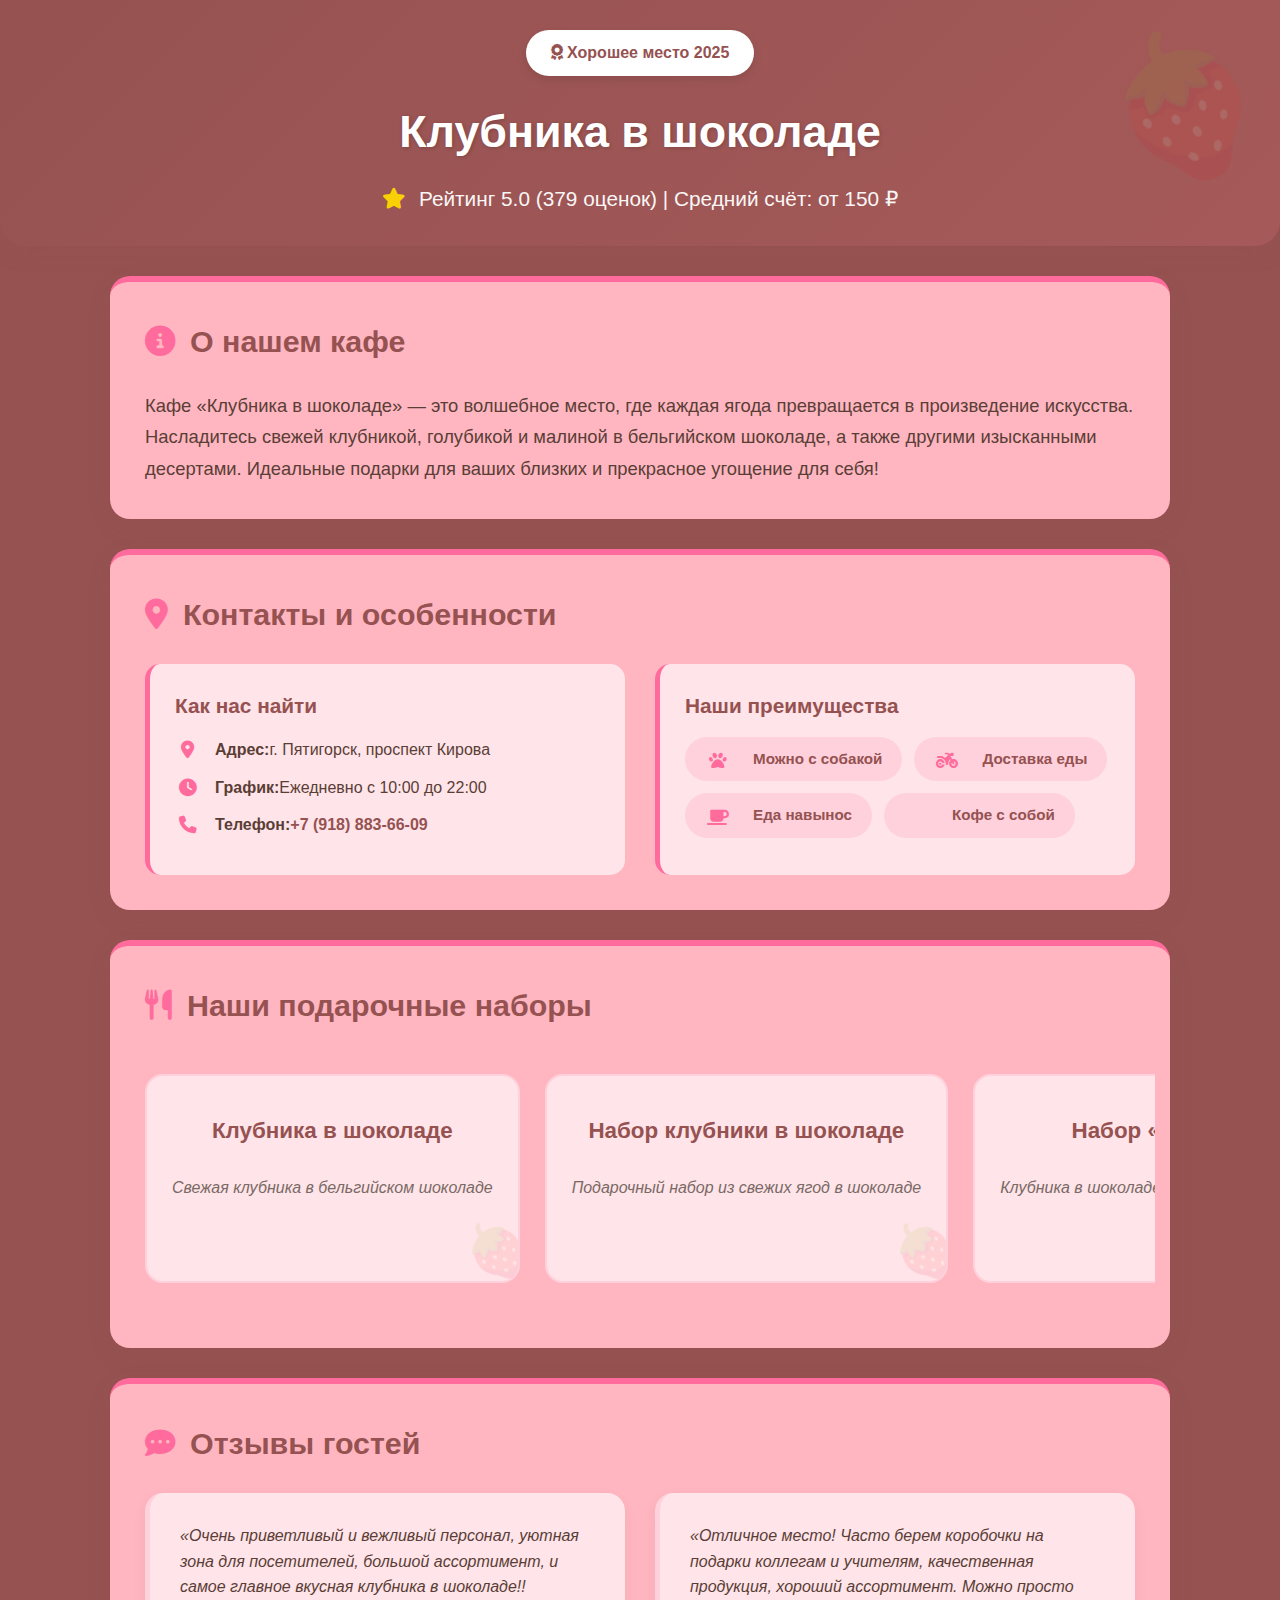
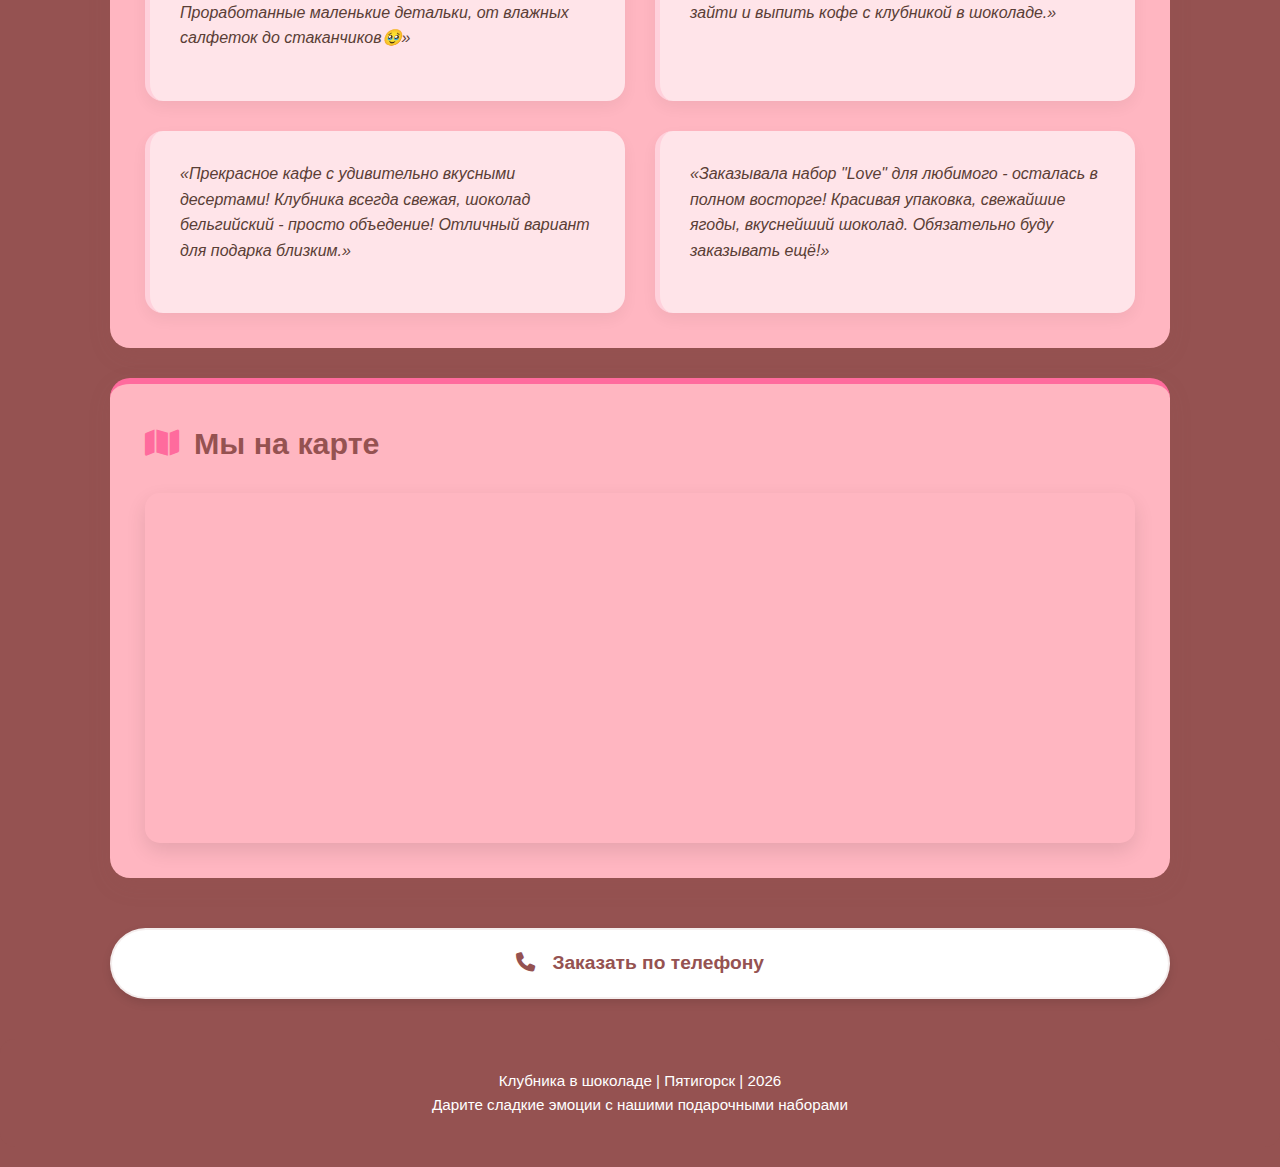
<file: Клубника в шоколаде.html>
<!DOCTYPE html>
<html lang="ru">
<head>
    <meta charset="UTF-8">
    <meta name="viewport" content="width=device-width, initial-scale=1.0">
    <title>Клубника в шоколаде | Пятигорск | Кафе-кондитерская</title>
    <link rel="stylesheet" href="https://cdnjs.cloudflare.com/ajax/libs/font-awesome/6.4.0/css/all.min.css">
    <style>
        /* Базовые стили */
        * { 
            margin: 0; 
            padding: 0; 
            box-sizing: border-box; 
            font-family: 'Segoe UI', 'Arial', sans-serif; 
        }
        body {
            background-color: #955251; /* Изменено на #955251 */
            color: #5a3e36;
            line-height: 1.6;
            padding-bottom: 20px;
        }
        .container { 
            max-width: 1100px; 
            margin: 0 auto; 
            padding: 0 20px; 
        }

        /* Шапка с наградой */
        .header {
            background: linear-gradient(135deg, #955251 0%, #A55A59 100%); /* Изменено на #955251 */
            color: white;
            padding: 30px 0;
            text-align: center;
            border-radius: 0 0 25px 25px;
            box-shadow: 0 6px 20px rgba(149, 82, 81, 0.3);
            margin-bottom: 30px;
            position: relative;
            overflow: hidden;
        }
        .header::before {
            content: "🍓";
            font-size: 120px;
            position: absolute;
            opacity: 0.1;
            right: 20px;
            top: 10px;
            transform: rotate(15deg);
        }
        .badge {
            display: inline-block;
            background: white;
            color: #955251; /* Изменено на #955251 */
            padding: 10px 25px;
            border-radius: 50px;
            font-weight: bold;
            font-size: 1rem;
            margin-bottom: 20px;
            box-shadow: 0 4px 10px rgba(0,0,0,0.1);
        }
        .header h1 {
            font-size: 2.8rem;
            margin-bottom: 15px;
            text-shadow: 1px 1px 4px rgba(0,0,0,0.2);
        }
        .header .rating {
            font-size: 1.3rem;
            opacity: 0.95;
        }
        .header .rating i { 
            color: #FFD700; 
            margin-right: 8px; 
        }

        /* Карточки */
        .card {
            background: #FFB6C1; /* Изменено на #FFB6C1 */
            border-radius: 20px;
            padding: 35px;
            margin-bottom: 30px;
            box-shadow: 0 8px 25px rgba(149, 82, 81, 0.1);
            border-top: 6px solid #ff6b9d;
        }
        .card h2 {
            color: #955251; /* Изменено на #955251 */
            margin-bottom: 25px;
            font-size: 1.9rem;
            display: flex;
            align-items: center;
            gap: 15px;
        }
        .card h2 i { 
            color: #ff6b9d; 
        }

        /* Описание */
        .description { 
            font-size: 1.15rem; 
            line-height: 1.7;
            color: #5a3e36;
        }

        /* Контакты и особенности в ряд */
        .info-grid {
            display: grid;
            grid-template-columns: repeat(auto-fit, minmax(300px, 1fr));
            gap: 30px;
            margin-top: 15px;
        }
        .info-item {
            background: #FFE4E9; /* Светлый розовый для контраста */
            padding: 25px;
            border-radius: 15px;
            border-left: 5px solid #ff6b9d;
            transition: transform 0.3s ease;
        }
        .info-item:hover {
            transform: translateY(-5px);
        }
        .info-item h3 { 
            color: #955251; /* Изменено на #955251 */
            margin-bottom: 15px; 
            font-size: 1.3rem; 
        }
        .info-item p { 
            margin-bottom: 12px; 
            display: flex; 
            align-items: flex-start; 
            color: #5a3e36;
        }
        .info-item i {
            color: #ff6b9d;
            margin-right: 15px;
            min-width: 25px;
            text-align: center;
            margin-top: 4px;
            font-size: 1.1rem;
        }
        .features { 
            display: flex; 
            flex-wrap: wrap; 
            gap: 12px; 
            margin-top: 15px; 
        }
        .feature-tag {
            background: #FFD1DC;
            color: #955251; /* Изменено на #955251 */
            padding: 10px 20px;
            border-radius: 50px;
            font-size: 0.95rem;
            font-weight: 600;
            display: inline-flex;
            align-items: center;
            gap: 8px;
        }

        /* Меню - горизонтальный скролл */
        .menu-scroll-container {
            overflow-x: auto;
            padding: 20px 0;
            margin: 0 -20px;
            padding-left: 20px;
            scrollbar-width: thin;
            scrollbar-color: #ff6b9d #FFB6C1;
        }
        .menu-scroll-container::-webkit-scrollbar {
            height: 8px;
        }
        .menu-scroll-container::-webkit-scrollbar-track {
            background: #FFB6C1;
            border-radius: 10px;
        }
        .menu-scroll-container::-webkit-scrollbar-thumb {
            background: linear-gradient(90deg, #ff6b9d, #ff4081);
            border-radius: 10px;
        }
        .menu-items {
            display: flex;
            gap: 25px;
            padding-bottom: 10px;
        }
        .menu-card {
            background: #FFE4E9; /* Светлый розовый для контраста */
            border-radius: 18px;
            padding: 25px;
            min-width: 280px;
            flex-shrink: 0;
            text-align: center;
            border: 2px solid #FFD1DC;
            transition: all 0.3s ease;
            position: relative;
            overflow: hidden;
        }
        .menu-card::before {
            content: "🍓";
            position: absolute;
            font-size: 50px;
            opacity: 0.1;
            bottom: -10px;
            right: -10px;
        }
        .menu-card:hover { 
            transform: translateY(-10px);
            box-shadow: 0 15px 30px rgba(149, 82, 81, 0.1);
            border-color: #ff6b9d;
        }
        .menu-card h3 { 
            color: #955251; /* Изменено на #955251 */
            margin-bottom: 15px; 
            font-size: 1.4rem;
            min-height: 60px;
            display: flex;
            align-items: center;
            justify-content: center;
        }
        .menu-card .desc { 
            color: #7a6a65; 
            font-style: italic; 
            margin-bottom: 20px; 
            min-height: 60px;
            line-height: 1.5;
        }

        /* Отзывы */
        .review-cards {
            display: grid;
            grid-template-columns: repeat(auto-fit, minmax(320px, 1fr));
            gap: 30px;
        }
        .review-card {
            background: #FFE4E9; /* Светлый розовый для контраста */
            padding: 30px;
            border-radius: 18px;
            border-left: 5px solid #FFD1DC;
            box-shadow: 0 6px 15px rgba(0,0,0,0.05);
            transition: transform 0.3s ease;
        }
        .review-card:hover {
            transform: translateY(-5px);
        }
        .review-text { 
            font-style: italic; 
            margin-bottom: 20px; 
            color: #5a3e36; 
            line-height: 1.6;
        }

        /* Кнопка - такой же фон как у плашки "Хорошее место" */
        .btn {
            display: inline-block;
            background: white; /* Белый фон как у плашки */
            color: #955251; /* Цвет текста как у плашки */
            padding: 18px 40px;
            border-radius: 50px;
            text-decoration: none;
            font-weight: bold;
            font-size: 1.2rem;
            text-align: center;
            transition: all 0.3s;
            border: none;
            cursor: pointer;
            box-shadow: 0 4px 10px rgba(0,0,0,0.1); /* Тень как у плашки */
            margin-top: 20px;
            width: 100%;
            border: 2px solid rgba(149, 82, 81, 0.1); /* Легкая граница */
        }
        .btn:hover {
            background: #f8f8f8; /* Слегка темнее при наведении */
            transform: translateY(-3px);
            box-shadow: 0 6px 15px rgba(0,0,0,0.15);
            color: #955251;
        }
        .btn i { 
            margin-right: 12px; 
        }

        /* Футер */
        .footer {
            text-align: center;
            margin-top: 40px;
            padding: 30px;
            color: white;
            font-size: 0.95rem;
            background: rgba(149, 82, 81, 0.8); /* Изменено на #955251 */
            border-radius: 15px;
        }

        /* Карта */
        #map {
            height: 350px;
            width: 100%;
            border-radius: 15px;
            overflow: hidden;
            box-shadow: 0 8px 20px rgba(0,0,0,0.1);
            margin-top: 15px;
        }

        /* Адаптивность */
        @media (max-width: 768px) {
            .header h1 { 
                font-size: 2.2rem; 
            }
            .info-grid, .review-cards { 
                grid-template-columns: 1fr; 
            }
            .card { 
                padding: 25px; 
            }
            .menu-card {
                min-width: 260px;
            }
            .header::before {
                font-size: 80px;
                right: 10px;
                top: 20px;
            }
        }
        @media (max-width: 480px) {
            .header {
                padding: 25px 0;
            }
            .header h1 {
                font-size: 1.8rem;
            }
            .menu-card {
                min-width: 240px;
                padding: 20px;
            }
        }
    </style>
</head>
<body>
    <!-- Шапка с наградой -->
    <header class="header">
        <div class="container">
            <div class="badge"><i class="fas fa-award"></i> Хорошее место 2025</div>
            <h1>Клубника в шоколаде</h1>
            <p class="rating"><i class="fas fa-star"></i> Рейтинг 5.0 (379 оценок) | Средний счёт: от 150 ₽</p>
        </div>
    </header>

    <div class="container">
        <!-- О заведении -->
        <section class="card">
            <h2><i class="fas fa-info-circle"></i> О нашем кафе</h2>
            <p class="description">Кафе «Клубника в шоколаде» — это волшебное место, где каждая ягода превращается в произведение искусства. Насладитесь свежей клубникой, голубикой и малиной в бельгийском шоколаде, а также другими изысканными десертами. Идеальные подарки для ваших близких и прекрасное угощение для себя!</p>
        </section>

        <!-- Контакты и Особенности -->
        <section class="card">
            <h2><i class="fas fa-map-marker-alt"></i> Контакты и особенности</h2>
            <div class="info-grid">
                <div class="info-item">
                    <h3>Как нас найти</h3>
                    <p><i class="fas fa-location-dot"></i> <strong>Адрес:</strong> г. Пятигорск, проспект Кирова</p>
                    <p><i class="fas fa-clock"></i> <strong>График:</strong> Ежедневно с 10:00 до 22:00</p>
                    <p><i class="fas fa-phone"></i> <strong>Телефон:</strong> <a href="tel:+79188836609" style="color:#955251; text-decoration:none; font-weight:bold;">+7 (918) 883-66-09</a></p>
                </div>
                <div class="info-item">
                    <h3>Наши преимущества</h3>
                    <div class="features">
                        <span class="feature-tag"><i class="fas fa-paw"></i> Можно с собакой</span>
                        <span class="feature-tag"><i class="fas fa-motorcycle"></i> Доставка еды</span>
                        <span class="feature-tag"><i class="fas fa-coffee"></i> Еда навынос</span>
                        <span class="feature-tag"><i class="fas fa-cup"></i> Кофе с собой</span>
                    </div>
                </div>
            </div>
        </section>

        <!-- Популярное в меню -->
        <section class="card">
            <h2><i class="fas fa-utensils"></i> Наши подарочные наборы</h2>
            <div class="menu-scroll-container">
                <div class="menu-items">
                    <div class="menu-card">
                        <h3>Клубника в шоколаде</h3>
                        <p class="desc">Свежая клубника в бельгийском шоколаде</p>
                    </div>
                    <div class="menu-card">
                        <h3>Набор клубники в шоколаде</h3>
                        <p class="desc">Подарочный набор из свежих ягод в шоколаде</p>
                    </div>
                    <div class="menu-card">
                        <h3>Набор «Love»</h3>
                        <p class="desc">Клубника в шоколаде в коробке-сердце</p>
                    </div>
                    <div class="menu-card">
                        <h3>Клубника + цветы</h3>
                        <p class="desc">Набор клубники в шоколаде с живыми цветами</p>
                    </div>
                    <div class="menu-card">
                        <h3>Букет клубники в шоколаде</h3>
                        <p class="desc">Подарочный букет из клубники в шоколаде</p>
                    </div>
                    <div class="menu-card">
                        <h3>Подарочный бокс клубники в шоколаде</h3>
                        <p class="desc">Подарочный набор клубники в бельгийском шоколаде</p>
                    </div>
                    <div class="menu-card">
                        <h3>Круглый бокс с клубникой и голубикой</h3>
                        <p class="desc">Подарочный набор клубники в шоколаде в круглой коробке</p>
                    </div>
                    <div class="menu-card">
                        <h3>Клубника в шоколаде 16 штук</h3>
                        <p class="desc">Подарочный набор клубники в бельгийском шоколаде из 16 ягод</p>
                    </div>
                    <div class="menu-card">
                        <h3>Набор «Мама» Premium</h3>
                        <p class="desc">Премиальный подарочный набор с клубникой в шоколаде, в коробке «мама»</p>
                    </div>
                    <div class="menu-card">
                        <h3>Набор "I U" Premium</h3>
                        <p class="desc">Премиальный набор клубники в бельгийском шоколаде. Идеально для выражения своих чувств</p>
                    </div>
                </div>
            </div>
        </section>

        <!-- Отзывы -->
        <section class="card">
            <h2><i class="fas fa-comment-dots"></i> Отзывы гостей</h2>
            <div class="review-cards">
                <div class="review-card">
                    <p class="review-text">«Очень приветливый и вежливый персонал, уютная зона для посетителей, большой ассортимент, и самое главное вкусная клубника в шоколаде!! Проработанные маленькие детальки, от влажных салфеток до стаканчиков🥹»</p>
                </div>
                <div class="review-card">
                    <p class="review-text">«Отличное место! Часто берем коробочки на подарки коллегам и учителям, качественная продукция, хороший ассортимент. Можно просто зайти и выпить кофе с клубникой в шоколаде.»</p>
                </div>
                <div class="review-card">
                    <p class="review-text">«Прекрасное кафе с удивительно вкусными десертами! Клубника всегда свежая, шоколад бельгийский - просто объедение! Отличный вариант для подарка близким.»</p>
                </div>
                <div class="review-card">
                    <p class="review-text">«Заказывала набор "Love" для любимого - осталась в полном восторге! Красивая упаковка, свежайшие ягоды, вкуснейший шоколад. Обязательно буду заказывать ещё!»</p>
                </div>
            </div>
        </section>

        <!-- Карта -->
        <section class="card">
            <h2><i class="fas fa-map"></i> Мы на карте</h2>
            <div id="map"></div>
        </section>

        <!-- Кнопка для действия - такой же стиль как плашка "Хорошее место" -->
        <a href="tel:+79188836609" class="btn"><i class="fas fa-phone"></i> Заказать по телефону</a>
    </div>

    <!-- Футер -->
    <footer class="footer">
        <div class="container">
            <p>Клубника в шоколаде | Пятигорск | 2026</p>
            <p>Дарите сладкие эмоции с нашими подарочными наборами</p>
        </div>
    </footer>

    <!-- Яндекс Карты -->
    <script src="https://api-maps.yandex.ru/2.1/?lang=ru_RU" type="text/javascript"></script>
    <script>
        ymaps.ready(function() {
            // Координаты кафе
            var myMap = new ymaps.Map('map', {
                center: [44.035578, 43.058698],
                zoom: 17,
                controls: ['zoomControl', 'fullscreenControl']
            });

            // Создаем кастомную иконку в виде клубники
            var strawberryIcon = new ymaps.Placemark([44.035578, 43.058698], {
                hintContent: 'Клубника в шоколаде',
                balloonContent: '<strong>Клубника в шоколаде</strong><br>проспект Кирова<br>Пятигорск<br>Работаем: 10:00-22:00'
            }, {
                iconLayout: 'default#image',
                // Используем эмодзи клубники как иконку
                iconImageHref: '[data-uri]',
                iconImageSize: [40, 40],
                iconImageOffset: [-20, -40]
            });

            myMap.geoObjects.add(strawberryIcon);
        });
    </script>

    <!-- Простой JS для плавной прокрутки -->
    <script>
        document.querySelectorAll('a[href^="#"]').forEach(anchor => {
            anchor.addEventListener('click', function (e) {
                e.preventDefault();
                document.querySelector(this.getAttribute('href')).scrollIntoView({
                    behavior: 'smooth'
                });
            });
        });
    </script>
</body>
</html>
</file>
